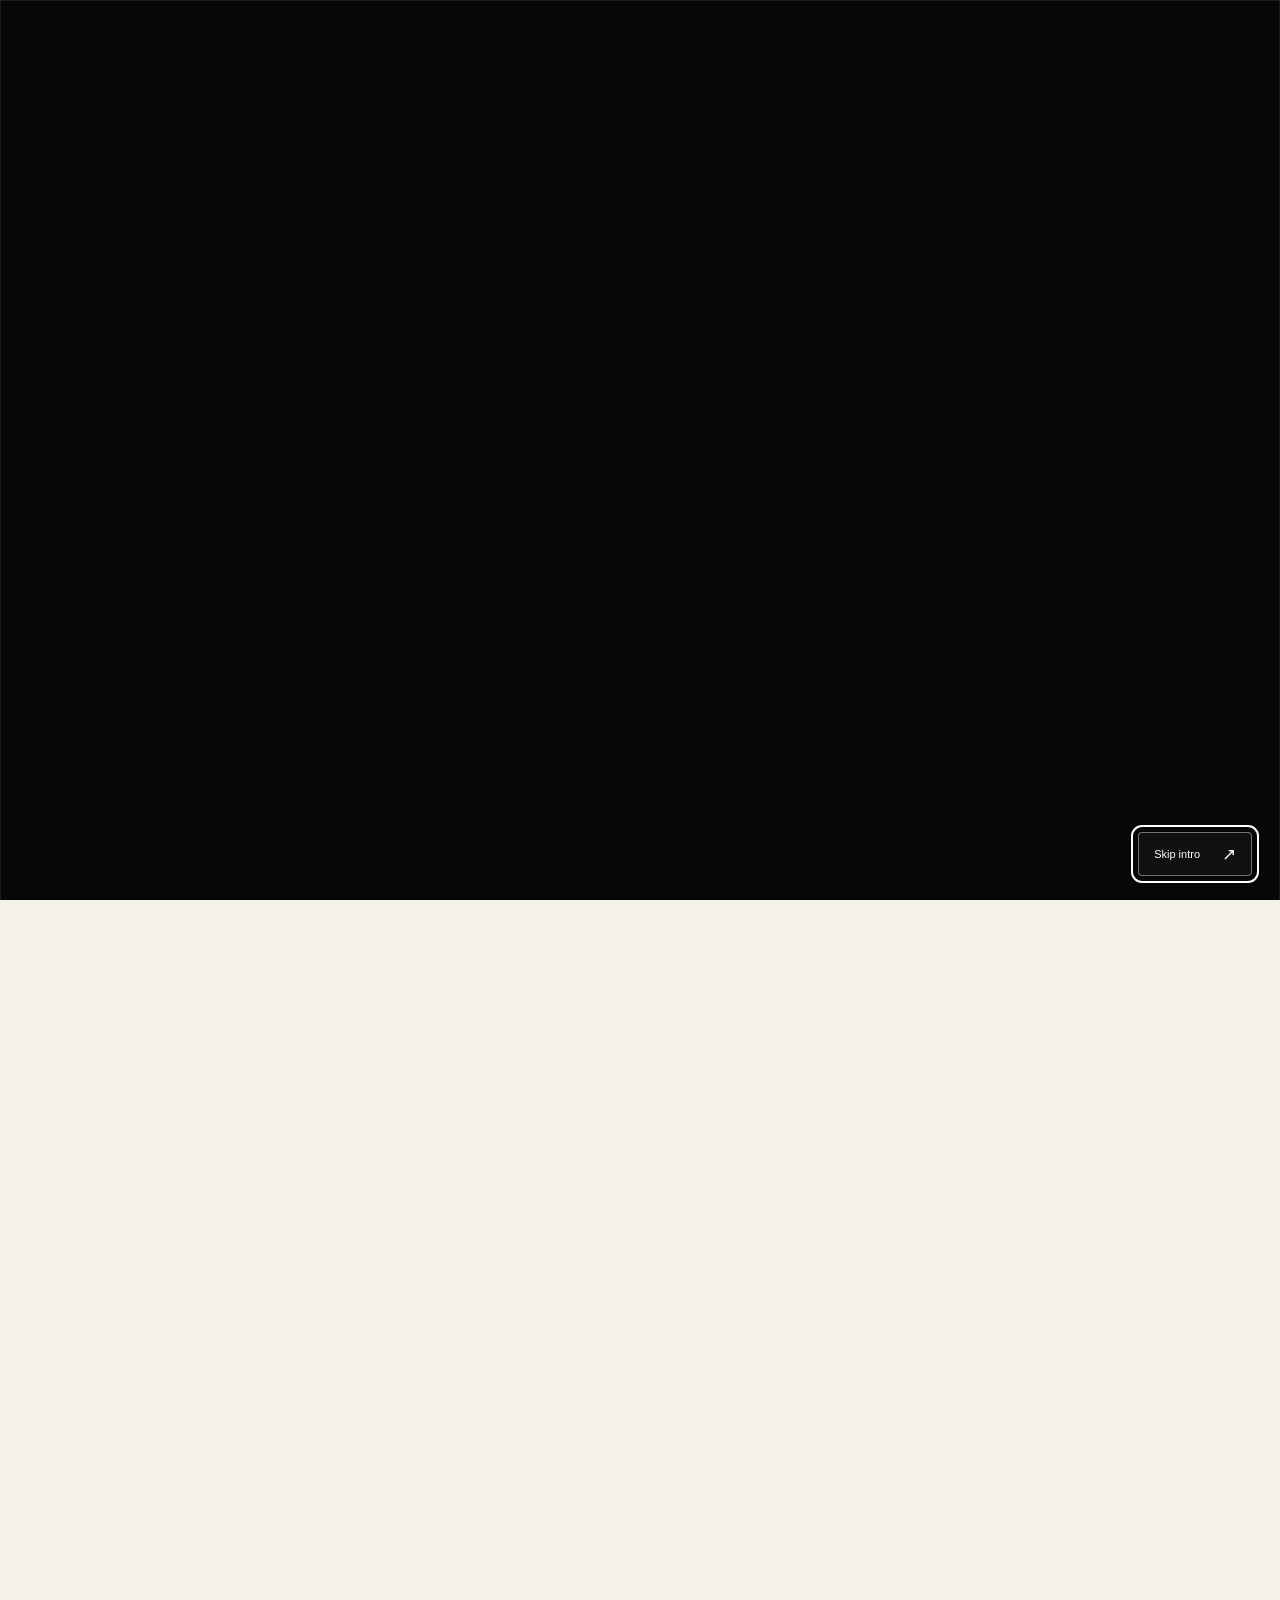
<file: index.html>
<!doctype html>
<html lang="en">
  <head>
    <meta charset="UTF-8" />
    <meta name="viewport" content="width=device-width, initial-scale=1.0" />
    <meta name="theme-color" content="#f4f2ed" />
    <meta name="description" content="Robotics field notes. An interactive portfolio exploring autonomous robots, manipulation, and engineering experiments." />
    <title>Robotics — Field Notes</title>
    <script type="module" crossorigin src="/assets/index-7vSEjYtS.js"></script>
    <link rel="stylesheet" crossorigin href="/assets/index-B-Tih98k.css">
  </head>
  <body>
    <div id="root"></div>
  </body>
</html>
</file>
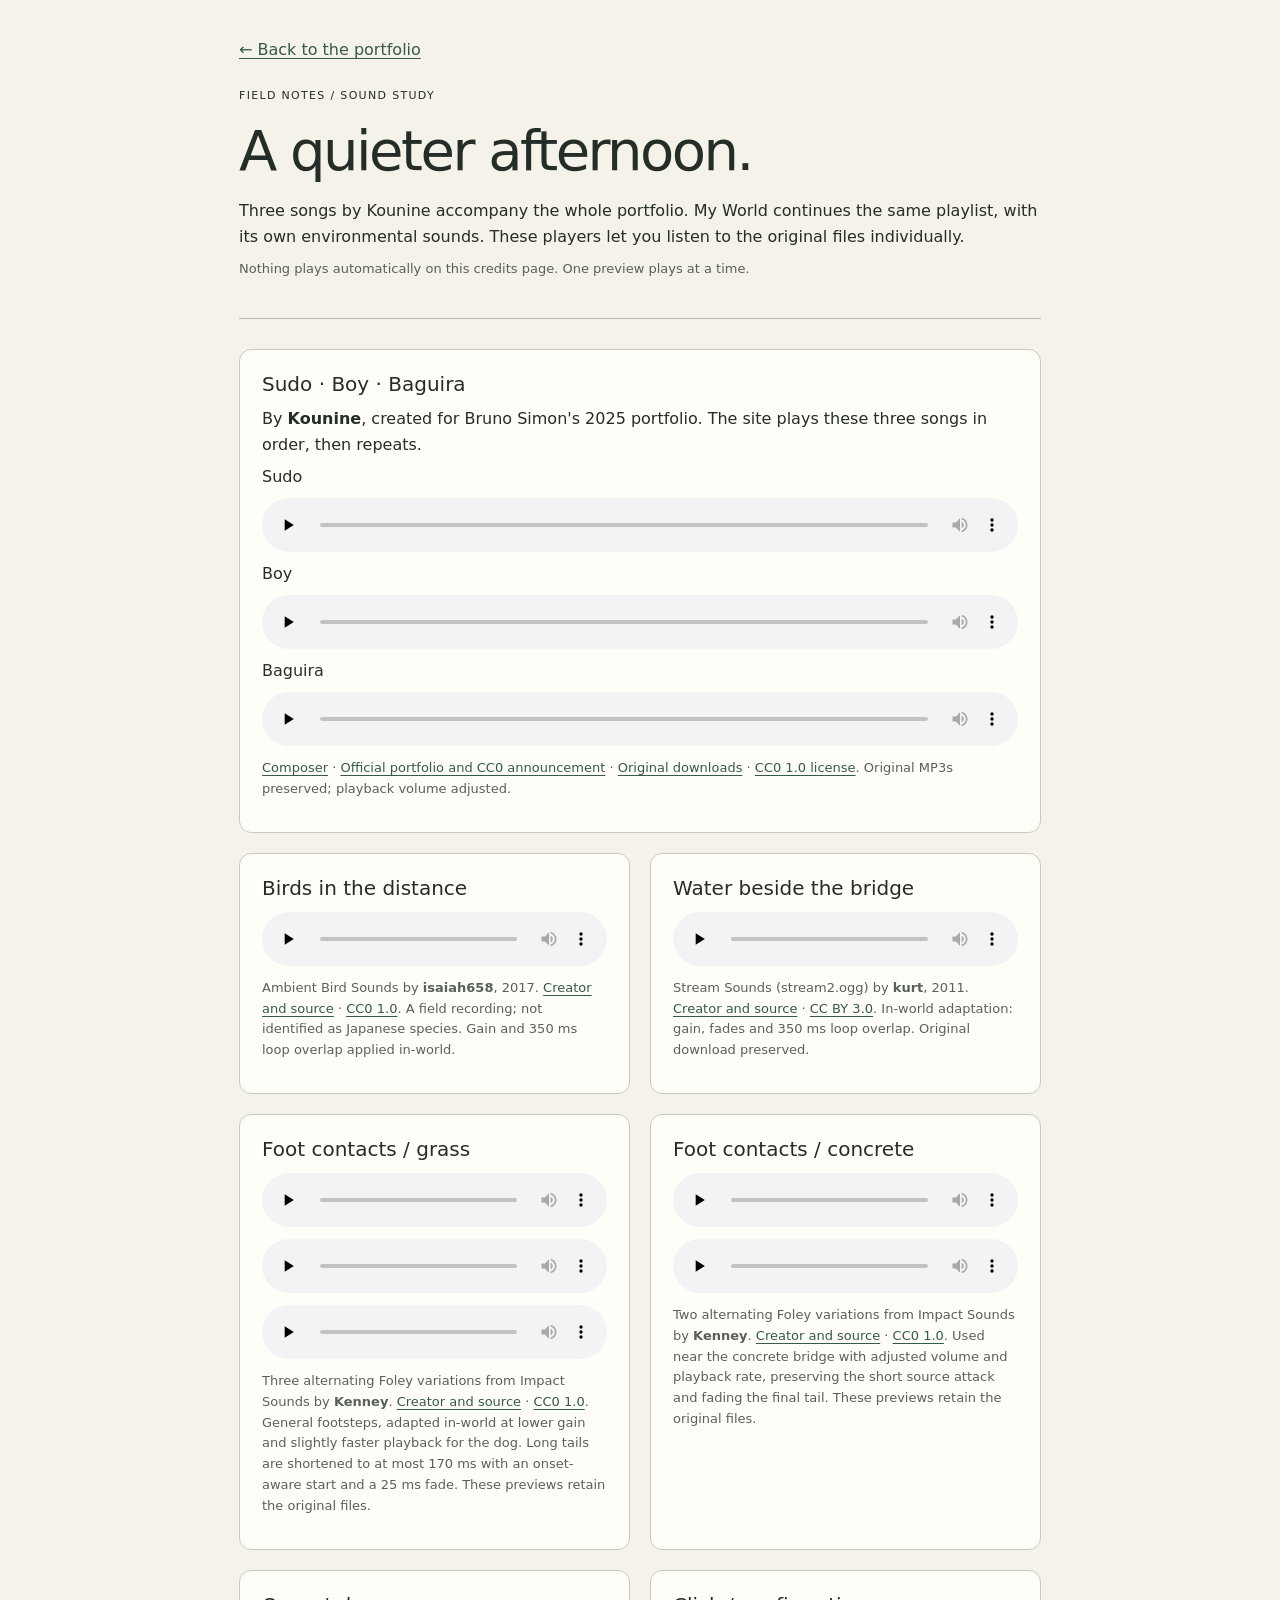
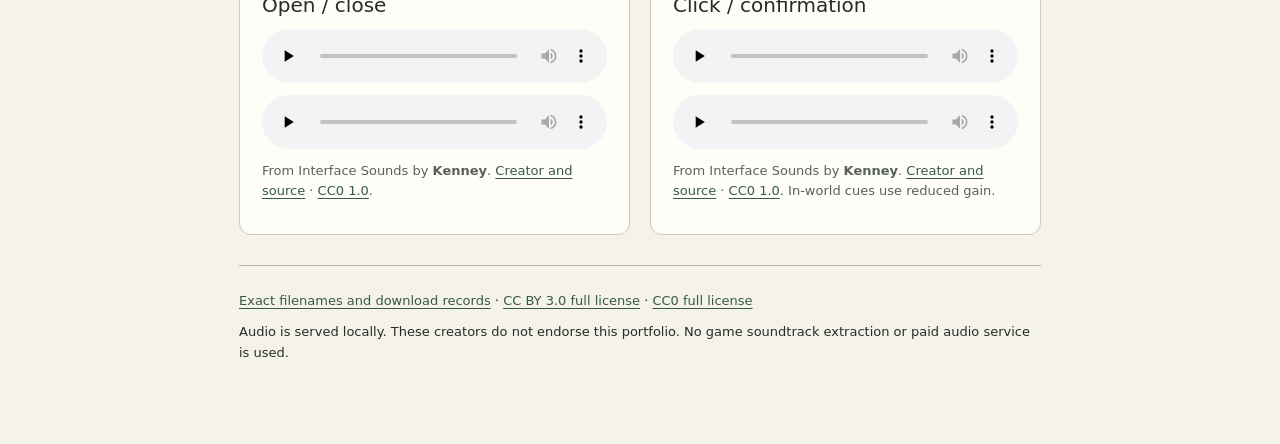
<file: audio/credits.html>
<!doctype html>
<html lang="en">
<head>
<meta charset="utf-8">
<meta name="viewport" content="width=device-width, initial-scale=1">
<title>Audio credits and listening samples — Field Notes</title>
<style>
:root{font-family:system-ui,sans-serif;color:#252d28;background:#f5f2e9;font-synthesis:none}*{box-sizing:border-box}body{margin:0}main{max-width:850px;margin:auto;padding:40px 24px 70px}a{color:#365a47;text-underline-offset:3px}header{padding:25px 0 28px;border-bottom:1px solid #b7b9ac}h1{font-weight:500;letter-spacing:-.045em;font-size:clamp(2rem,5vw,3.5rem);margin:15px 0}h2{font-weight:500;font-size:1.25rem;margin:0 0 10px}p{line-height:1.6;margin:10px 0}.eyebrow{font-size:11px;letter-spacing:.12em;text-transform:uppercase}.tracks{display:grid;grid-template-columns:1fr 1fr;gap:20px;margin:30px 0}.track{border:1px solid #c7cbbf;border-radius:12px;padding:22px;background:#fffdf8}.track:first-child{grid-column:1/-1}audio{width:100%;margin:12px 0;display:block}.meta{font-size:13px;color:#586159}footer{font-size:13px;border-top:1px solid #b7b9ac;padding-top:15px}details{margin:20px 0}summary{cursor:pointer}li{margin:10px 0;line-height:1.6}a:focus-visible,summary:focus-visible{outline:2px solid #365a47;outline-offset:5px}@media(max-width:580px){main{padding:20px 16px 45px}.tracks{grid-template-columns:1fr;gap:14px}.track{padding:18px}}
</style>
</head>
<body><main>
<a href="/">← Back to the portfolio</a>
<header><span class="eyebrow">Field Notes / Sound study</span><h1>A quieter afternoon.</h1>
<p>Three songs by Kounine accompany the whole portfolio. My World continues the same playlist, with its own environmental sounds. These players let you listen to the original files individually.</p>
<p class="meta">Nothing plays automatically on this credits page. One preview plays at a time.</p></header>
<section class="tracks" aria-label="Listening samples">
<article class="track"><h2>Sudo · Boy · Baguira</h2>
<p>By <strong>Kounine</strong>, created for Bruno Simon's 2025 portfolio. The site plays these three songs in order, then repeats.</p>
<label>Sudo<audio controls preload="none" src="music/Sudo.mp3" aria-label="Listen to Sudo"></audio></label>
<label>Boy<audio controls preload="none" src="music/Boy.mp3" aria-label="Listen to Boy"></audio></label>
<label>Baguira<audio controls preload="none" src="music/Baguira.mp3" aria-label="Listen to Baguira"></audio></label>
<p class="meta"><a href="https://linktr.ee/Kounine">Composer</a> · <a href="https://bruno-simon.com/">Official portfolio and CC0 announcement</a> · <a href="https://github.com/brunosimon/folio-2025/tree/5d53397b6dc9d08e151344c58693f4464b00fe46/static/sounds/musics">Original downloads</a> · <a href="music/Kounine-CC0-LICENSE.txt">CC0 1.0 license</a>. Original MP3s preserved; playback volume adjusted.</p></article>
<article class="track"><h2>Birds in the distance</h2><audio controls preload="none" src="ambience/birds.ogg" aria-label="Listen to Ambient Bird Sounds"></audio><p class="meta"><em>Ambient Bird Sounds</em> by <strong>isaiah658</strong>, 2017. <a href="https://opengameart.org/content/ambient-bird-sounds">Creator and source</a> · <a href="https://creativecommons.org/publicdomain/zero/1.0/">CC0 1.0</a>. A field recording; not identified as Japanese species. Gain and 350 ms loop overlap applied in-world.</p></article>
<article class="track"><h2>Water beside the bridge</h2><audio controls preload="none" src="ambience/stream.ogg" aria-label="Listen to Stream Sounds"></audio><p class="meta"><em>Stream Sounds</em> (stream2.ogg) by <strong>kurt</strong>, 2011. <a href="https://opengameart.org/content/stream-sounds">Creator and source</a> · <a href="https://creativecommons.org/licenses/by/3.0/">CC BY 3.0</a>. In-world adaptation: gain, fades and 350 ms loop overlap. Original download preserved.</p></article>
<article class="track"><h2>Foot contacts / grass</h2><audio controls preload="none" src="sfx/paw-grass-1.ogg" aria-label="Grass contact one"></audio><audio controls preload="none" src="sfx/paw-grass-2.ogg" aria-label="Grass contact two"></audio><audio controls preload="none" src="sfx/paw-grass-3.ogg" aria-label="Grass contact three"></audio><p class="meta">Three alternating Foley variations from <em>Impact Sounds</em> by <strong>Kenney</strong>. <a href="https://kenney.nl/assets/impact-sounds">Creator and source</a> · <a href="https://creativecommons.org/publicdomain/zero/1.0/">CC0 1.0</a>. General footsteps, adapted in-world at lower gain and slightly faster playback for the dog. Long tails are shortened to at most 170 ms with an onset-aware start and a 25 ms fade. These previews retain the original files.</p></article>
<article class="track"><h2>Foot contacts / concrete</h2><audio controls preload="none" src="sfx/paw-concrete-1.ogg" aria-label="Concrete contact one"></audio><audio controls preload="none" src="sfx/paw-concrete-2.ogg" aria-label="Concrete contact two"></audio><p class="meta">Two alternating Foley variations from <em>Impact Sounds</em> by <strong>Kenney</strong>. <a href="https://kenney.nl/assets/impact-sounds">Creator and source</a> · <a href="https://creativecommons.org/publicdomain/zero/1.0/">CC0 1.0</a>. Used near the concrete bridge with adjusted volume and playback rate, preserving the short source attack and fading the final tail. These previews retain the original files.</p></article>
<article class="track"><h2>Open / close</h2><audio controls preload="none" src="sfx/open.ogg" aria-label="Open a project"></audio><audio controls preload="none" src="sfx/close.ogg" aria-label="Close a project"></audio><p class="meta">From <em>Interface Sounds</em> by <strong>Kenney</strong>. <a href="https://kenney.nl/assets/interface-sounds">Creator and source</a> · <a href="https://creativecommons.org/publicdomain/zero/1.0/">CC0 1.0</a>.</p></article>
<article class="track"><h2>Click / confirmation</h2><audio controls preload="none" src="sfx/click.ogg" aria-label="Interface click"></audio><audio controls preload="none" src="sfx/confirm.ogg" aria-label="Discovery confirmation"></audio><p class="meta">From <em>Interface Sounds</em> by <strong>Kenney</strong>. <a href="https://kenney.nl/assets/interface-sounds">Creator and source</a> · <a href="https://creativecommons.org/publicdomain/zero/1.0/">CC0 1.0</a>. In-world cues use reduced gain.</p></article>
</section>
<footer><p><a href="CREDITS.md">Exact filenames and download records</a> · <a href="licenses/CC-BY-3.0.txt">CC BY 3.0 full license</a> · <a href="licenses/CC0-1.0.txt">CC0 full license</a></p><p>Audio is served locally. These creators do not endorse this portfolio. No game soundtrack extraction or paid audio service is used.</p></footer>
</main><script>
const players = Array.from(document.querySelectorAll('audio'));
for (const player of players) {
  player.volume = 0.35;
  player.addEventListener('play', () => { for (const other of players) if (other !== player) other.pause(); });
}
document.addEventListener('visibilitychange', () => { if (document.hidden) for (const player of players) player.pause(); });
</script></body></html>
</file>
<file: assets/index-B-Tih98k.css>
.portfolio-nav,.intro{--intro-paper:#111210;--intro-ink:#f3f0e7;--intro-rule:#45463f;color:var(--intro-ink);font-family:var(--portfolio-display-font,Georgia,"Times New Roman",serif)}.portfolio-nav *,.intro *,.intro *:before,.intro *:after{box-sizing:border-box}.portfolio-nav{position:relative;width:min(100% - 112px,790px);min-height:62px;margin:24px auto 0;padding:8px 10px;display:flex;align-items:center;justify-content:space-between;gap:26px;border:1px solid #4e5145;background:#1a1c17;box-shadow:0 5px 20px #0002}.portfolio-nav a{color:inherit;text-decoration:none}.portfolio-nav__home{display:inline-flex;align-items:center;justify-content:center;gap:9px;min-height:44px;min-width:44px;padding:0 9px;font-size:17px;white-space:nowrap}.portfolio-nav__home svg{width:18px;height:18px;stroke:currentColor;stroke-width:1.25;stroke-linejoin:round;flex-shrink:0}.portfolio-nav__links{display:flex;align-items:center;justify-content:center;gap:26px;font-size:17px;margin-inline:auto}.portfolio-nav__links a{display:inline-flex;align-items:center;justify-content:center;min-height:44px;min-width:44px;position:relative;white-space:nowrap}.portfolio-nav__links a:after{content:"";position:absolute;left:0;right:0;bottom:7px;height:1px;background:currentColor;transform:scaleX(0);transform-origin:left;transition:transform .18s}.portfolio-nav__links a:hover:after,.portfolio-nav__links a[aria-current=page]:after{transform:scaleX(1)}.portfolio-nav .portfolio-nav__contact{display:inline-flex;align-items:center;justify-content:center;gap:15px;min-height:44px;min-width:44px;padding:0 18px;border:1px solid #eeeade;background:#e8e8db;color:#191c16;font-size:16px;white-space:nowrap;transition:background-color .18s ease,color .18s ease}.portfolio-nav__contact span{font:15px Arial,Helvetica,sans-serif}.portfolio-nav .portfolio-nav__contact:hover{background:#fffdf3;color:#000}.portfolio-nav__home:hover{color:#fffdf3}.portfolio-nav a[aria-disabled=true]{opacity:.5;cursor:wait}.portfolio-nav a:focus-visible{outline:2px solid var(--intro-ink);outline-offset:3px}.intro{position:relative;isolation:isolate;min-height:calc(100svh - 86px);display:flex;align-items:center;justify-content:center;padding:24px 56px;background:var(--intro-paper);transition:opacity .32s ease,transform .32s ease}.intro--leaving{opacity:0;transform:translateY(-10px);pointer-events:none}.intro-content{width:min(100%,1320px);margin-inline:auto}.intro-question{max-width:900px;margin:0 auto 28px;text-align:center;font-size:clamp(32px,3.15vw,46px);font-weight:400;line-height:1.16;letter-spacing:-.025em;text-wrap:balance}.portfolio-shell .intro-question:focus-visible{outline:none}.intro-paths{width:100%;display:grid;grid-template-columns:repeat(3,minmax(0,1fr));gap:28px;margin:0;perspective:1400px}.intro-card{--card-index:0;--card-tilt:-2deg;position:relative;min-width:0;appearance:none;border:1px solid #56584c;border-radius:0;padding:24px 18px 32px;text-align:center;display:flex;flex-direction:column;align-items:center;background:#121310;color:var(--intro-ink);font-family:inherit;cursor:pointer;transform-origin:50% 85%;transition:transform .44s cubic-bezier(.2,.75,.2,1),border-color .3s ease,box-shadow .44s ease,filter .3s ease,opacity .3s ease}.intro-card:nth-child(2){--card-index:1;--card-tilt:1deg}.intro-card:nth-child(3){--card-index:2;--card-tilt:2deg}.intro-card:before{content:"";position:absolute;inset:-1px;border:1px solid #d8d8c7;pointer-events:none;opacity:.22;transition:opacity .3s ease}.intro-card:after{content:"";position:absolute;inset:7px;pointer-events:none;background:linear-gradient(currentColor,currentColor) left top/10px 1px no-repeat,linear-gradient(currentColor,currentColor) left top/1px 10px no-repeat,linear-gradient(currentColor,currentColor) right top/10px 1px no-repeat,linear-gradient(currentColor,currentColor) right top/1px 10px no-repeat,linear-gradient(currentColor,currentColor) left bottom/10px 1px no-repeat,linear-gradient(currentColor,currentColor) left bottom/1px 10px no-repeat,linear-gradient(currentColor,currentColor) right bottom/10px 1px no-repeat,linear-gradient(currentColor,currentColor) right bottom/1px 10px no-repeat;opacity:.22;transition:opacity .3s ease,inset .3s ease}.intro-card:focus-visible{outline:2px solid var(--intro-ink);outline-offset:6px}.intro-card:disabled{cursor:wait}.intro-card-kicker{display:block;min-height:18px;margin:0 0 12px;color:#adafa1;font:10px/1.8 Yu Gothic,Hiragino Kaku Gothic ProN,Meiryo,sans-serif;letter-spacing:.14em;white-space:nowrap}.intro-card-art{display:block;aspect-ratio:524/516;width:100%;min-width:0;margin:0 0 20px;flex-shrink:0}.intro-art-viewport{display:block;width:100%;height:100%;overflow:hidden;-webkit-mask-image:linear-gradient(to bottom,transparent,#000 2%,#000 98%,transparent);mask-image:linear-gradient(to bottom,transparent,#000 2%,#000 98%,transparent);transform-origin:50% 65%;transition:transform .65s cubic-bezier(.2,.75,.2,1),filter .4s ease}.intro-card-name{position:relative;display:flex;align-items:center;justify-content:center;font-size:clamp(34px,3.45vw,50px);font-weight:400;line-height:1.12;letter-spacing:-.035em;white-space:nowrap;transition:color .3s ease,transform .4s ease}.intro-card-name:after{content:"";position:absolute;left:50%;bottom:-10px;width:26px;height:1px;background:#9d9f8f;transform:translate(-50%);transition:width .4s cubic-bezier(.2,.75,.2,1),background-color .3s ease}.intro-card-description{display:block;width:min(100% - 20px,270px);min-height:3.1em;margin:25px auto 0;color:#b2b4a7;font:13px/1.55 Arial,Helvetica,sans-serif;text-wrap:pretty}.intro-footer{display:flex;align-items:center;justify-content:center;margin:22px 0 0;padding:0}.intro-motion-word{display:inline-block;overflow:hidden;vertical-align:bottom;padding:.12em .06em .19em;margin:-.12em -.06em -.19em;white-space:nowrap}.intro-motion-letter{display:inline-block;transform-origin:50% 100%}.intro-replay{appearance:none;display:inline-flex;align-items:center;justify-content:center;width:44px;height:44px;min-height:44px;min-width:44px;background:none;border:0;padding:12px;color:#929487;cursor:pointer}.intro-replay svg{display:block;width:20px;height:20px;stroke:currentColor;stroke-width:1.3;stroke-linecap:round;stroke-linejoin:round}.intro-replay:hover{color:var(--intro-ink)}.intro-replay:focus-visible{outline:2px solid var(--intro-ink);outline-offset:3px}.intro--entrance .intro-question .intro-motion-letter{animation:intro-letter-rise .55s calc(6.79s + var(--letter-index)*18ms) cubic-bezier(.16,1,.3,1) backwards}.intro--entrance .intro-card{animation:intro-card-arrive .9s calc(6.83s + var(--card-index)*.12s) cubic-bezier(.16,1,.3,1) backwards}.intro--entrance .intro-card:before{animation:intro-frame-arrive 1s calc(6.89s + var(--card-index)*.13s) cubic-bezier(.2,.75,.2,1) backwards}.intro--entrance .intro-card-kicker{animation:intro-detail-arrive .58s calc(7.1s + var(--card-index)*.13s) backwards}.intro--entrance .intro-card-art{animation:intro-art-arrive .86s calc(6.93s + var(--card-index)*.15s) cubic-bezier(.2,.75,.15,1) backwards}.intro--entrance .intro-card-name .intro-motion-letter{animation:intro-letter-rise .55s calc(7.18s + var(--card-index)*.15s + var(--letter-index)*18ms) cubic-bezier(.16,1,.3,1) backwards}.intro--entrance .intro-card-description{animation:intro-detail-arrive .56s calc(7.49s + var(--card-index)*.11s) backwards}.intro--entrance .intro-footer{animation:intro-detail-arrive .44s 7.83s backwards}.portfolio-nav[data-entrance-animate=true]{animation:intro-nav-arrive .58s 7.72s cubic-bezier(.16,1,.3,1) both}.portfolio-nav[data-entrance-animate=true] a[aria-disabled=true]{opacity:1}.intro-sequence,.intro-sequence *,.intro-sequence *:before,.intro-sequence *:after{box-sizing:border-box}.intro-sequence{position:fixed;inset:0;z-index:1000;color:#f7f5ef;color-scheme:dark;font-family:Arial,Helvetica,sans-serif;touch-action:none;overscroll-behavior:contain;isolation:isolate}.intro-sequence__curtain{position:absolute;inset:0;display:block;width:100%;height:100%;overflow:hidden;fill:#070806;pointer-events:none}.intro-sequence__curtain path{stroke:#66695a;stroke-opacity:.45;stroke-width:1;vector-effect:non-scaling-stroke}.intro-sequence__center{position:absolute;inset:0;display:grid;place-items:center;pointer-events:none}.intro-sequence__copy{width:max-content;max-width:calc(100vw - 32px);text-align:center;animation:intro-words-away .38s 6.01s cubic-bezier(.4,0,.7,1) both}.intro-sequence__words{display:flex;justify-content:center;margin:0;padding:16px;font-family:Yu Gothic,Hiragino Kaku Gothic ProN,Meiryo,sans-serif;font-size:clamp(28px,3vw,44px);line-height:1.35;letter-spacing:-.035em;font-weight:500;text-align:center;white-space:nowrap}.intro-sequence__words .intro-motion-word{overflow:visible}.intro-sequence__words .intro-motion-letter{animation:intro-opening-letter .68s calc(.18s + var(--letter-index)*28ms) cubic-bezier(.16,1,.3,1) backwards}.intro-sequence__translation{margin:9px 12px 0;color:#bdc0b6;font-family:Microsoft YaHei,PingFang SC,Arial,sans-serif;font-size:14px;line-height:1.6;letter-spacing:.015em;animation:intro-translation-arrive .5s 1s ease backwards}.intro-sequence__skip{position:absolute;right:max(28px,env(safe-area-inset-right));bottom:max(24px,env(safe-area-inset-bottom));display:flex;align-items:center;gap:22px;min-height:44px;padding:10px 15px;border:1px solid #ffffff66;border-radius:4px;color:#fff;background:#111210;font:11px Arial,Helvetica,sans-serif;cursor:pointer}.intro-sequence__skip span{font-size:17px}.intro-sequence__skip:hover{border-color:#fff}.intro-sequence__skip:focus-visible{outline:2px solid #fff;outline-offset:5px}@keyframes intro-opening-letter{0%{opacity:0;filter:blur(9px);transform:translate3d(0,.95em,0) rotate(8deg) scaleY(.82)}to{opacity:1;filter:blur(0);transform:none}}@keyframes intro-words-away{0%{opacity:1;transform:translateY(0);filter:blur(0)}to{opacity:0;transform:translateY(-34px);filter:blur(5px)}}@keyframes intro-translation-arrive{0%{opacity:0;transform:translateY(8px)}to{opacity:1;transform:none}}@keyframes intro-letter-rise{0%{opacity:0;filter:blur(5px);transform:translate3d(0,112%,0) rotate(5deg)}to{opacity:1;filter:blur(0);transform:none}}@keyframes intro-card-arrive{0%{opacity:0;transform:translate3d(0,96px,-80px) rotateX(13deg) rotate(var(--card-tilt)) scale(.95)}to{opacity:1;transform:none}}@keyframes intro-frame-arrive{0%{opacity:0;clip-path:inset(100% 0 0)}60%{opacity:.8}to{opacity:.22;clip-path:inset(0)}}@keyframes intro-art-arrive{0%{opacity:0;filter:blur(5px);clip-path:inset(0 0 100% 0);transform:translateY(24px) scale(1.09)}to{opacity:1;filter:blur(0);clip-path:inset(-10% -10% -10% -10%);transform:none}}@keyframes intro-detail-arrive{0%{opacity:0;transform:translateY(12px)}to{opacity:1;transform:none}}@keyframes intro-nav-arrive{0%{opacity:0;transform:translateY(-18px)}to{opacity:1;transform:none}}@media(hover:hover)and (pointer:fine){.intro[data-entrance=ready] .intro-card:not(:disabled):is(:hover,:focus-visible){transform:translateY(-8px) rotateX(1deg);border-color:#b5b8a5;box-shadow:0 22px 40px #0004}.intro[data-entrance=ready] .intro-card:not(:disabled):is(:hover,:focus-visible):before{opacity:.85}.intro[data-entrance=ready] .intro-card:not(:disabled):is(:hover,:focus-visible):after{opacity:.55;inset:9px}.intro[data-entrance=ready] .intro-card:not(:disabled):is(:hover,:focus-visible) .intro-art-viewport{transform:scale(1.025);filter:brightness(1.07)}.intro[data-entrance=ready] .intro-card:not(:disabled):is(:hover,:focus-visible) .intro-card-name{color:#fffdf5;transform:translateY(-2px)}.intro[data-entrance=ready] .intro-card:not(:disabled):is(:hover,:focus-visible) .intro-card-name:after{width:54px;background:#d1d3c1}.intro[data-entrance=ready] .intro-paths:has(.intro-card:is(:hover,:focus-visible)) .intro-card:not(:hover):not(:focus-visible){opacity:.7;filter:grayscale(.45) blur(.35px)}}@media(min-width:1600px){.intro{padding-top:36px}.intro-footer{margin-top:30px}}@media(max-width:1100px){.portfolio-nav{width:min(100% - 64px,790px);gap:20px}.portfolio-nav__links{gap:22px}.intro{padding:32px 32px 28px}.intro-paths{gap:20px}.intro-card{padding:23px 12px 28px}.intro-card-kicker{font-size:9px;letter-spacing:.07em}.intro-card-art{margin-bottom:20px}.intro-card-name{font-size:36px}.intro-card-description{width:calc(100% - 12px);font-size:12px;min-height:4.65em}.intro-footer{margin-top:30px}}@media(max-width:760px){.portfolio-nav{width:min(100% - 48px,460px);min-height:0;display:grid;grid-template-columns:1fr auto;gap:4px 12px;margin-top:16px;padding:8px}.portfolio-nav__home{justify-self:start;font-size:17px}.portfolio-nav__links{grid-column:1/-1;grid-row:2;width:100%;display:flex;gap:4px;font-size:17px;margin:0;border-top:1px solid #45483c;padding-top:4px}.portfolio-nav__links a{flex:1}.portfolio-nav .portfolio-nav__contact{grid-column:2;grid-row:1;padding:0 15px;font-size:16px}.intro{display:block;min-height:0;padding:34px 24px 32px}.intro-question{max-width:460px;margin-bottom:28px;font-size:36px;line-height:1.13}.intro-paths{grid-template-columns:1fr;gap:28px;max-width:460px;margin-inline:auto;perspective:none}.intro-card{padding:25px 16px 31px;display:flex;min-height:0}.intro-card-kicker{font-size:10px;letter-spacing:.12em;margin-bottom:12px}.intro-card-art{width:100%;margin:0 0 18px}.intro-card-name{font-size:40px;line-height:1.14}.intro-card-description{width:min(100% - 20px,270px);font-size:13px;min-height:0;margin-top:25px}.intro-footer{margin:26px auto 0}.intro-sequence__skip{right:20px;bottom:20px}.intro-sequence__words{flex-direction:column;align-items:center;gap:8px;font-size:28px}.intro-sequence__translation{font-size:13px}}@media(max-width:360px){.portfolio-nav{width:calc(100% - 40px);gap:4px 8px}.portfolio-nav__links{gap:2px;font-size:16px}.portfolio-nav__home{font-size:16px;padding-inline:5px}.portfolio-nav .portfolio-nav__contact{font-size:15px;padding-inline:12px;gap:12px}.intro{padding:30px 20px 28px}.intro-question{font-size:32px;margin-bottom:26px}.intro-paths{gap:24px}.intro-card{padding:24px 12px 29px}.intro-card-kicker{font-size:9px;letter-spacing:.08em}.intro-card-name{font-size:36px}.intro-card-description{width:calc(100% - 12px);font-size:12px}}@media(prefers-reduced-motion:reduce){.intro-sequence{display:none}.intro--entrance *,.intro--entrance *:before,.intro--entrance *:after,.intro--entrance .intro-motion-letter,.portfolio-nav[data-entrance-animate=true]{animation:none!important;opacity:1;transform:none;filter:none;clip-path:none}.intro,.intro-card,.intro-card:before,.intro-card:after,.intro-art-viewport,.intro-card-name,.intro-card-name:after,.portfolio-nav__links a:after,.portfolio-nav__contact{transition:none}.intro--leaving{transform:none}.intro[data-entrance=ready] .intro-paths .intro-card{filter:none!important;opacity:1!important;transform:none!important}.intro[data-entrance=ready] .intro-art-viewport,.intro[data-entrance=ready] .intro-card-name{transform:none!important;filter:none!important}}.room-intro.intro{--room-paper: #f7f1e7;--room-ink: #393b31;--room-muted: #777a68;display:block;padding:0;min-height:100svh;color:var(--room-ink);background:var(--room-paper);color-scheme:light;transition:opacity .26s ease}.room-intro--leaving{opacity:0;pointer-events:none}.room-intro .room-scroll-track{position:relative;width:100%}.room-intro .room-sticky-stage{position:sticky;top:0;width:100%;height:100svh;overflow:clip;background:radial-gradient(ellipse at 64% 45%,#fdf9f0,#f7f1e7 60%)}.room-intro .room-scroll-track--settled,.room-intro .room-scroll-track--settled .room-sticky-stage{height:min(84svh,860px)}.room-intro .room-stage-meta{position:absolute;z-index:2;left:4%;right:4%;top:34px;display:flex;justify-content:space-between;gap:20px;color:var(--room-muted);font:10px/1.6 Arial,Helvetica,sans-serif;letter-spacing:.12em;text-transform:uppercase;pointer-events:none}.room-intro .room-stage-visual{position:absolute;inset:8% 1% 7% 23%;min-width:0;min-height:0}.room-intro .room-canvas{width:100%;height:100%}.room-intro .room-canvas canvas{display:block;width:100%;height:100%}.room-intro .room-static-fallback{display:block;width:100%;height:100%;object-fit:contain;mix-blend-mode:multiply}.room-intro .room-story{position:absolute;z-index:2;top:22%;left:4%;width:min(28%,340px);pointer-events:none}.room-intro .room-story-beat{position:absolute;top:0;left:0;width:100%;will-change:opacity,transform}.room-intro .room-story h1,.room-intro .room-story-title{margin:0;font:400 clamp(38px,4vw,58px)/1.04 var(--portfolio-display-font, Georgia, serif);letter-spacing:-.045em}.portfolio-shell .room-intro h1:focus,.portfolio-shell .room-intro [data-home-entries-title]:focus{outline:none}.room-intro .room-story-number{margin:0 0 19px;color:#777966;font:10px/1.8 Arial,Helvetica,sans-serif;letter-spacing:.045em}.room-intro .room-stage-footer{position:absolute;z-index:2;bottom:38px;left:4%;right:4%;display:flex;align-items:center;justify-content:space-between;gap:20px;pointer-events:none}.room-intro .room-scroll-progress{position:relative;width:94px;height:2px;background:#d8d5c6;overflow:hidden}.room-intro .room-scroll-progress>span{display:block;width:100%;height:100%;background:#787e62;transform-origin:left}.room-intro .room-scroll-cue{display:flex;align-items:center;gap:16px;margin:0;padding-right:114px;color:#737862;font:11px/1.7 Arial,Helvetica,sans-serif;letter-spacing:.025em}.room-intro .room-scroll-cue>span{color:#515a43;font-size:20px}.room-intro .room-loading{position:absolute;inset:0;display:flex;align-items:center;justify-content:center;gap:12px;color:#858873;font:11px/1.8 Arial,Helvetica,sans-serif}.room-intro .room-loading>span{width:24px;height:1px;background:#aeb49b}.room-intro .room-entries{width:min(1320px,calc(100% - 112px));margin-inline:auto;padding:70px 0 78px}.room-intro .room-entries-header{text-align:center;margin-bottom:38px}.room-intro .room-entries-header>p{margin:0 0 14px;color:#7a7e6b;font:10px/1.7 Arial,Helvetica,sans-serif;letter-spacing:.1em;text-transform:uppercase}.room-intro .room-entries-header>h2{margin:0;font:400 clamp(32px,3.4vw,48px)/1.14 var(--portfolio-display-font, Georgia, serif);letter-spacing:-.025em;text-wrap:balance}.room-intro .intro-paths{max-width:none}.room-intro .intro-card{--intro-ink: #f3f0e7;border-color:#575b4c;color:var(--intro-ink);background:#121310}.room-intro .intro-card-art{aspect-ratio:1}.room-intro .room-entries[data-entry-reveal=pending] .intro-card{opacity:0;transform:translateY(20px);pointer-events:none}.room-intro .room-entries[data-entry-reveal=revealing] .intro-card{animation:room-entry-arrive .42s calc(var(--card-index) * 90ms) cubic-bezier(.2,.75,.2,1) both}@keyframes room-entry-arrive{0%{opacity:0;transform:translateY(20px)}to{opacity:1;transform:translateY(0)}}.room-intro .room-entries-footer{display:flex;justify-content:center;padding-top:35px}.room-intro .room-replay{display:inline-flex;align-items:center;justify-content:center;gap:10px;min-width:44px;min-height:44px;padding:8px 14px;border:0;background:transparent;color:#69725a;font:11px/1.7 Arial,Helvetica,sans-serif;cursor:pointer}.room-intro .room-replay svg{display:block;width:18px;height:18px;stroke:currentColor;stroke-width:1.4;stroke-linecap:round;stroke-linejoin:round}.room-intro .room-replay:disabled{color:#989d8c;cursor:default}.portfolio-shell .room-intro .room-replay:focus-visible{outline:2px solid #59694b;outline-offset:3px}.room-intro .room-sr-only{position:absolute;width:1px;height:1px;padding:0;margin:-1px;overflow:hidden;clip-path:inset(50%);white-space:nowrap;border:0}@media(max-width:1100px){.room-intro .room-story{top:19%;width:29%}.room-intro .room-story h1,.room-intro .room-story-title{font-size:43px}.room-intro .room-stage-visual{inset:12% -2% 8% 25%}.room-intro .room-entries{width:calc(100% - 64px)}}@media(max-width:760px){.room-intro .room-stage-meta{top:25px;left:24px;right:24px;font-size:8px;letter-spacing:.08em}.room-intro .room-stage-meta>span:last-child{display:none}.room-intro .room-story{top:72px;left:24px;width:calc(100% - 48px)}.room-intro .room-story h1,.room-intro .room-story-title{font-size:clamp(29px,8vw,42px);line-height:1.05}.room-intro .room-story h1 br,.room-intro .room-story-title br{display:none}.room-intro .room-story h1{max-width:320px}.room-intro .room-story-number{margin-bottom:10px;font-size:9px}.room-intro .room-stage-visual{inset:25% -3% 11%}.room-intro .room-stage-footer{left:24px;right:24px;bottom:30px}.room-intro .room-scroll-progress{width:48px}.room-intro .room-scroll-cue{gap:10px;font-size:10px;padding-right:98px}.room-intro .room-scroll-track--settled,.room-intro .room-scroll-track--settled .room-sticky-stage{height:78svh}.room-intro .room-entries{width:min(460px,calc(100% - 48px));padding:42px 0 86px}.room-intro .room-entries-header{margin-bottom:29px}.room-intro .room-entries-header>p{font-size:9px}.room-intro .room-entries-header>h2{font-size:34px}.room-intro .room-entries-footer{padding-top:26px}}@media(max-width:360px){.room-intro .room-stage-meta{left:20px;right:20px}.room-intro .room-story{left:20px;width:calc(100% - 40px)}.room-intro .room-stage-footer{left:20px;right:20px;bottom:34px;align-items:flex-start}.room-intro .room-scroll-cue{max-width:194px;gap:8px;padding-right:52px}.room-intro .room-entries{width:calc(100% - 40px)}.room-intro .room-entries-header>h2{font-size:31px}}@media(prefers-reduced-motion:reduce){.room-intro,.room-intro *{animation:none!important;transition:none!important}.room-intro .room-story-beat{transform:none!important}.room-intro .room-entries .intro-card{opacity:1!important;transform:none!important;pointer-events:auto}}.portfolio-page{--portfolio-ink: #f3f0e7;--portfolio-muted: #b8b7aa;--portfolio-rule: #45463f;width:min(1080px,calc(100% - 112px));margin-inline:auto;padding:clamp(52px,8vh,84px) 0 48px;color:var(--portfolio-ink)}.portfolio-page-header{margin-bottom:clamp(40px,6vh,64px)}.portfolio-kicker{margin:0;color:var(--portfolio-muted);font:11px/1.6 Courier New,monospace;letter-spacing:.1em;text-transform:uppercase}.portfolio-page h1{width:fit-content;margin:15px 0 18px;font-family:var(--portfolio-display-font, Georgia, serif);font-size:clamp(52px,7.5vw,96px);line-height:1.1;font-weight:400;letter-spacing:-.04em}.portfolio-page h1:focus:not(:focus-visible){outline:none}.portfolio-status{margin:0;color:var(--portfolio-muted);font-size:13px;line-height:1.7}.portfolio-service-copy{max-width:730px}.portfolio-service-copy>p{max-width:620px;margin:0 0 22px;color:var(--portfolio-muted);font-size:16px;line-height:1.85}.portfolio-service-copy>.portfolio-service-lead{max-width:none;color:var(--portfolio-ink);font-family:var(--portfolio-display-font, Georgia, serif);font-size:clamp(26px,3.1vw,39px);line-height:1.45;letter-spacing:-.025em}.portfolio-contact{margin-top:36px;padding:28px 0;border-block:1px solid var(--portfolio-rule)}.portfolio-email{display:inline-block;max-width:100%;min-height:44px;color:var(--portfolio-ink);font-size:clamp(19px,2.4vw,27px);line-height:1.6;text-decoration-color:#888a7e;text-decoration-thickness:1px;text-underline-offset:6px;overflow-wrap:anywhere;-webkit-user-select:text;user-select:text}.portfolio-collection{display:grid;grid-template-columns:minmax(140px,1fr) minmax(0,3fr);align-items:start;gap:18px 40px;border-top:1px solid var(--portfolio-rule);padding:28px 0}.portfolio-collection>h2{margin:3px 0 0;font-family:var(--portfolio-display-font, Georgia, serif);font-size:24px;font-weight:400;line-height:1.3}.portfolio-empty{margin:7px 0;color:var(--portfolio-muted);font-size:14px;line-height:1.6}.portfolio-projects{list-style:none;padding:0;margin:0}.portfolio-number{color:var(--portfolio-muted);font:11px/1.5 Courier New,monospace;letter-spacing:.05em}.portfolio-project{display:grid;grid-template-columns:28px minmax(0,1fr) 40px;align-items:center;gap:20px;width:100%;padding:7px 0 24px;border:0;border-radius:0;color:inherit;background:transparent;text-align:left}.portfolio-projects>li+li>.portfolio-project{padding-top:24px;border-top:1px solid var(--portfolio-rule)}.portfolio-projects>li:last-child>.portfolio-project{padding-bottom:5px}.portfolio-project:focus-visible,.portfolio-text-button:focus-visible,.portfolio-email:focus-visible{outline:2px solid var(--portfolio-ink);outline-offset:5px}.portfolio-project-copy{display:grid;gap:11px}.portfolio-project-title{font-family:var(--portfolio-display-font, Georgia, serif);font-size:clamp(25px,2.7vw,36px);letter-spacing:-.025em;line-height:1.2;overflow-wrap:break-word}.portfolio-project-category{color:var(--portfolio-muted);font:11px/1.6 Courier New,monospace}.portfolio-project-arrow{display:grid;place-items:center;width:40px;height:40px;font-size:25px;font-weight:400;border:1px solid var(--portfolio-rule);border-radius:50%;transition:background-color .2s ease,color .2s ease,border-color .2s ease}.portfolio-page-footer{display:flex;justify-content:space-between;align-items:center;flex-wrap:wrap;gap:16px 24px;padding-top:28px}.portfolio-works .portfolio-page-footer{border-top:1px solid var(--portfolio-rule)}.portfolio-page-footer>p{margin:0;color:var(--portfolio-muted);font-size:13px;line-height:1.6}.portfolio-text-button{display:inline-flex;align-items:center;gap:26px;min-height:44px;padding:8px 0;color:inherit;background:transparent;border:0;border-bottom:1px solid currentColor;font-size:14px}.portfolio-text-button>span{font-size:23px;line-height:1}@media(hover:hover){.portfolio-project:hover .portfolio-project-arrow{border-color:var(--portfolio-ink);background:var(--portfolio-ink);color:#111210}.portfolio-text-button:hover{color:#fff}.portfolio-email:hover{text-decoration-color:var(--portfolio-ink)}}@media(max-width:720px){.portfolio-page{width:calc(100% - 40px);padding-top:42px}.portfolio-page h1{font-size:clamp(45px,11vw,72px)}.portfolio-page-header{margin-bottom:36px}.portfolio-service-copy>p{font-size:15px;line-height:1.75}.portfolio-service-copy>.portfolio-service-lead{font-size:28px;line-height:1.45}.portfolio-contact{margin-top:30px;padding:24px 0}.portfolio-collection{grid-template-columns:minmax(0,1fr);gap:23px;padding:25px 0}.portfolio-collection>h2{margin:0;font-size:23px}.portfolio-empty{margin:0}.portfolio-project{grid-template-columns:22px minmax(0,1fr) 32px;gap:12px;padding-top:0}.portfolio-project-copy{gap:10px}.portfolio-project-title{font-size:clamp(24px,6.9vw,34px)}.portfolio-project-arrow{width:32px;height:32px;font-size:22px}.portfolio-page-footer{padding-top:24px}}@media(prefers-reduced-motion:reduce){.portfolio-project-arrow{transition:none}}.works-page{--works-ink: #f3f0e7;--works-muted: #b5b8aa;--works-rule: #42463b;--works-display: var(--portfolio-display-font, Georgia, "Times New Roman", serif);width:min(1160px,calc(100% - 112px));margin-inline:auto;padding:50px 0 104px;color:var(--works-ink)}.works-page *,.works-page *:before,.works-page *:after{box-sizing:border-box}.works-page a{color:inherit;text-decoration:none}.works-page a:focus-visible,.works-page summary:focus-visible,.works-table-wrap:focus-visible{outline:2px solid #ececde;outline-offset:5px}.portfolio-shell .works-page h1:focus,.portfolio-shell .works-page h2:focus{outline:none}.works-page h1{margin:0;font-family:var(--works-display);font-size:clamp(48px,5.2vw,72px);font-weight:400;line-height:1.08;letter-spacing:-.035em;overflow-wrap:break-word}.works-gallery-header{margin-bottom:35px}.works-gallery-header>p{margin:16px 0 0;color:var(--works-muted);font-size:15px;line-height:1.75}.works-grid{display:grid;grid-template-columns:repeat(2,minmax(0,1fr));gap:44px 28px}.works-project{min-width:0}.works-card{display:block}.works-cover{width:100%;aspect-ratio:5 / 4;overflow:hidden;border:1px solid #484d40}.works-cover--type{position:relative;display:flex;flex-direction:column;justify-content:center;padding:9%;background:#1b1e18}.works-project:nth-child(2) .works-cover--type{background:#20211a}.works-project:nth-child(3) .works-cover--type{background:#191e1d}.works-project:nth-child(4) .works-cover--type{background:#1c1c19}.works-cover-kicker{position:absolute;top:9%;left:9%;color:#a6ad9a;font:10px/1.5 Courier New,monospace;text-transform:uppercase;letter-spacing:.12em}.works-cover-label{display:block;max-width:100%;font-family:var(--works-display);font-size:clamp(36px,4.6vw,66px);font-weight:400;line-height:1.05;letter-spacing:-.035em;overflow-wrap:break-word;transition:transform .35s ease}.works-cover-rule{position:absolute;bottom:9%;left:9%;right:9%;height:1px;background:#5c6450;transform-origin:left;transition:transform .35s ease}.works-cover--image{background:#1b1e18}.works-cover img{display:block;width:100%;height:100%;object-fit:cover;transition:transform .35s ease}.works-illustrative-note{display:block;margin-top:10px;color:var(--works-muted, #686253);font-size:11px;line-height:1.6}.works-card-credit{margin:10px 0 0;color:var(--works-muted, #686253);font-size:11px;line-height:1.8}.works-media-credit a{color:inherit;text-decoration:underline;text-underline-offset:3px}.works-media-description{display:block}.works-media figcaption .works-illustrative-note{margin:0 0 4px;font-weight:600}.works-card-copy{padding:21px 0 0}.works-card-copy h2{margin:0 0 11px;font-family:var(--works-display);font-size:clamp(27px,2.6vw,36px);font-weight:400;line-height:1.18;letter-spacing:-.025em;overflow-wrap:break-word}.works-tags{display:flex;flex-wrap:wrap;gap:5px 0;list-style:none;margin:0;padding:0;color:var(--works-muted);font:11px/1.65 Courier New,monospace}.works-tags li+li:before{content:"·";margin-inline:9px;color:#7a836f}.works-card-summary{margin:13px 0 8px;max-width:60ch;color:#d1d3c6;font-size:14px;line-height:1.7}.works-card-cta{display:inline-flex;align-items:center;gap:21px;min-height:44px;padding:5px 0;font-size:12px;text-decoration:underline;text-decoration-color:#737e62;text-underline-offset:6px}.works-card-cta>span{font-size:20px;text-decoration:none;transition:transform .2s ease}.works-eyebrow{margin:0;color:#b5bca8;font:10px/1.7 Courier New,monospace;letter-spacing:.1em;text-transform:uppercase}.works-back{display:inline-flex;align-items:center;gap:13px;min-height:44px;padding-block:8px;font-size:13px;color:var(--works-muted)}.works-back>span{font-size:20px}.works-article{padding-top:29px}.works-article-header{max-width:920px;margin:29px 0 46px}.works-article-header h1{margin-top:18px;font-size:clamp(43px,4.8vw,68px);max-width:18ch}.works-article-subtitle{max-width:68ch;margin:22px 0 0;color:#d7dacd;font-size:17px;line-height:1.7}.works-article-context{max-width:78ch;margin:24px 0 0;padding-left:18px;border-left:1px solid #788269;color:var(--works-muted);font-size:13px;line-height:1.85}.works-reading-layout{display:grid;grid-template-columns:230px minmax(0,740px);gap:68px;align-items:start;border-top:1px solid var(--works-rule);padding-top:38px}.works-toc{position:sticky;top:28px;min-width:0}.works-section-links{list-style:none;margin:12px 0 0;padding:0}.works-section-links li{margin:0}.works-section-links a{display:block;min-height:44px;padding:11px 0;color:#b0b8a5;font-size:12px;line-height:1.7;text-decoration-color:#747e65;text-underline-offset:5px}.works-section-links a[aria-current=location]{color:#faf9ed;text-decoration:underline}.works-mobile-toc{display:none}.works-reading-body{min-width:0}.works-article-section{margin:0 0 45px}.works-article-section:last-child{margin-bottom:0}.works-article-section h2{scroll-margin-top:32px;margin:0 0 20px;max-width:28ch;font-family:var(--works-display);font-size:clamp(29px,2.7vw,38px);font-weight:400;line-height:1.2;letter-spacing:-.025em}.works-article-section p{margin:0 0 20px;font-size:16px;line-height:1.85;color:#d9dcd0;overflow-wrap:break-word}.works-article-section p:last-child{margin-bottom:0}.works-article-section strong,.works-article-context strong{color:#f5f4e9;font-weight:600}.works-table-wrap{max-width:100%;overflow-x:auto;margin:26px 0;border:1px solid var(--works-rule);scrollbar-color:#69765a #181c15}.works-table{border-collapse:collapse;width:100%;min-width:520px;font-size:13px;line-height:1.7;text-align:left}.works-table th,.works-table td{vertical-align:top;padding:15px 17px;border-bottom:1px solid var(--works-rule)}.works-table th{background:#1b2117;color:#e5e9d9;font-size:11px;font-weight:600}.works-table td{color:#cbd1c0}.works-table tbody tr:last-child td{border-bottom:0}.works-media{margin:0 0 38px}.works-media img,.works-media video{display:block;width:100%;height:auto;background:#1b1e18}.works-media figcaption{margin-top:12px;color:var(--works-muted);font-size:12px;line-height:1.8}.works-article-footer{display:flex;align-items:center;justify-content:space-between;gap:36px;margin-top:55px;padding-top:28px;border-top:1px solid var(--works-rule)}.works-next{display:grid;gap:10px;max-width:65%;padding:6px 0;text-align:right}.works-next-title{display:flex;align-items:center;gap:24px;font-family:var(--works-display);font-size:clamp(24px,2.4vw,32px);line-height:1.2}.works-next-title>span{flex-shrink:0;font-family:Arial,sans-serif;font-size:24px}.works-not-found{min-height:65svh;padding-top:80px}.works-not-found h1{margin-top:17px}.works-not-found>p:not(.works-eyebrow){max-width:48ch;color:var(--works-muted);font-size:15px;line-height:1.8;margin:24px 0}.works-sr-only{position:absolute;width:1px;height:1px;padding:0;margin:-1px;overflow:hidden;clip-path:inset(50%);white-space:nowrap;border:0}@media(hover:hover)and (pointer:fine){.works-card:hover .works-cover-label,.works-card:focus-visible .works-cover-label{transform:translateY(-5px)}.works-card:hover .works-cover-rule,.works-card:focus-visible .works-cover-rule{transform:scaleX(.85)}.works-card:hover .works-cover img,.works-card:focus-visible .works-cover img{transform:scale(1.02)}.works-card:hover .works-card-cta>span,.works-card:focus-visible .works-card-cta>span{transform:translate(3px,-3px)}.works-section-links a:hover,.works-back:hover,.works-next:hover{color:#fffdf2;text-decoration:underline;text-underline-offset:5px}}@media(max-width:1400px){.works-page{padding-bottom:calc(104px + env(safe-area-inset-bottom,0px))}.portfolio-shell:has(.works-page) .portfolio-audio{left:0;right:0;bottom:0;display:flex;justify-content:flex-end;align-items:center;padding:4px max(20px,env(safe-area-inset-right,0px)) calc(4px + env(safe-area-inset-bottom,0px)) max(20px,env(safe-area-inset-left,0px));border-top:1px solid #42463b;background:#111210}.portfolio-shell:has(.works-page) .portfolio-audio .audio-controls--compact{flex-direction:row;flex-wrap:nowrap;gap:8px;padding:0;border:0;border-radius:0;background:transparent}.portfolio-shell:has(.works-page) .portfolio-audio .audio-controls__popover{max-width:calc(100vw - 40px - env(safe-area-inset-left,0px) - env(safe-area-inset-right,0px))}.works-page a,.works-page summary,.works-table-wrap{scroll-margin-bottom:calc(76px + env(safe-area-inset-bottom,0px))}}@media(max-width:1100px){.works-page{width:calc(100% - 80px)}.works-reading-layout{grid-template-columns:190px minmax(0,1fr);gap:38px}}@media(max-width:850px){.works-page{width:calc(100% - 64px)}.works-grid{gap:36px 24px}.works-reading-layout{grid-template-columns:minmax(0,1fr);gap:30px}.works-toc{position:static}.works-desktop-toc{display:none}.works-mobile-toc{display:block;border-bottom:1px solid var(--works-rule)}.works-mobile-toc summary{display:flex;align-items:center;justify-content:space-between;gap:16px;min-height:44px;padding:0 0 10px;cursor:pointer;font-size:13px;list-style:none}.works-mobile-toc summary::-webkit-details-marker{display:none}.works-mobile-toc summary>span{font-size:22px}.works-mobile-toc[open] summary>span{transform:rotate(45deg)}.works-mobile-toc .works-section-links{margin:2px 0 14px}.works-reading-body{max-width:740px}}@media(max-width:720px){.works-page{width:calc(100% - 40px);padding-top:35px;padding-bottom:calc(110px + env(safe-area-inset-bottom,0px))}.works-page h1{font-size:clamp(46px,11.5vw,65px)}.works-gallery-header{margin-bottom:27px}.works-gallery-header>p{margin-top:13px;max-width:38ch;font-size:14px;line-height:1.7}.works-grid{grid-template-columns:minmax(0,1fr);gap:36px}.works-cover-label{font-size:clamp(43px,12vw,65px)}.works-cover-kicker{font-size:9px}.works-card-copy{padding-top:18px}.works-card-copy h2{font-size:clamp(28px,7.5vw,36px);margin-bottom:10px}.works-card-summary{font-size:14px}.works-article{padding-top:24px}.works-article-header{margin:25px 0 30px}.works-article-header h1{font-size:clamp(40px,10.2vw,60px)}.works-article-subtitle{font-size:16px;margin-top:18px}.works-article-context{font-size:12px;padding-left:14px;margin-top:20px}.works-reading-layout{padding-top:25px;gap:28px}.works-article-section{margin-bottom:36px}.works-article-section h2{font-size:30px;scroll-margin-top:24px}.works-article-section p{font-size:15px;line-height:1.85}.works-article-footer{align-items:flex-start;flex-direction:column;gap:20px;margin-top:38px;padding-top:23px}.works-next{max-width:100%;text-align:left}.works-next-title{gap:18px;font-size:28px}.works-not-found{padding-top:48px}}@media(prefers-reduced-motion:reduce){.works-page *,.works-page *:before,.works-page *:after{animation:none!important;transition:none!important;scroll-behavior:auto}.works-card .works-cover-label,.works-card .works-cover-rule,.works-card .works-cover img,.works-card .works-card-cta>span{transform:none!important}}.audio-controls{display:flex;align-items:center;gap:9px;color:#202522}.audio-controls__toggle{display:inline-flex;align-items:center;justify-content:center;gap:8px;min-width:44px;min-height:44px;padding:0;border:0;color:inherit;background:transparent;cursor:pointer;font:600 11px/1.2 ui-monospace,SFMono-Regular,Consolas,monospace;text-transform:uppercase;letter-spacing:.07em;white-space:nowrap}.audio-controls__state{color:#737b73;padding-left:3px}.audio-controls__toggle:disabled{cursor:default;opacity:.5}.audio-controls__toggle:focus-visible,.audio-controls__volume:focus-visible,.audio-controls__preview:focus-visible,.audio-controls__settings:focus-visible{outline:2px solid currentColor;outline-offset:4px;border-radius:2px}.audio-controls__volume{width:62px;min-height:44px;margin:0;accent-color:#343d34;cursor:pointer}.audio-controls__volume-label,.audio-controls__sr{position:absolute;width:1px;height:1px;overflow:hidden;clip-path:inset(50%);white-space:nowrap}.audio-controls__preview{display:grid;place-items:center;width:44px;min-height:44px;border:0;color:inherit;background:transparent;cursor:pointer}.audio-controls__preview:disabled{opacity:.35;cursor:default}.audio-controls--compact{position:relative;flex:0 0 auto;gap:2px;width:max-content;padding:3px;border:1px solid #45463f;border-radius:28px;color:#f3f0e7;background:#111210ed}.audio-controls--compact .audio-controls__toggle,.audio-controls__settings{display:grid;place-items:center;flex:0 0 44px;width:44px;min-height:44px;padding:0;border:0;border-radius:50%;color:inherit;background:transparent;cursor:pointer}.audio-controls--compact .audio-controls__toggle:focus-visible,.audio-controls__settings:focus-visible{outline-offset:0;border-radius:50%}.audio-controls__popover{position:absolute;right:0;bottom:calc(100% + 12px);box-sizing:border-box;display:grid;gap:5px;width:224px;max-width:calc(100vw - 32px);padding:16px;border:1px solid #45463f;border-radius:12px;color:#f3f0e7;background:#1b1c18;box-shadow:0 12px 32px #0005}.audio-controls__popover .audio-controls__volume-label{position:static;width:auto;height:auto;overflow:visible;clip-path:none;color:#b8b7aa;font-size:12px;line-height:1.5}.audio-controls__popover .audio-controls__volume{width:100%;color:#f3f0e7;accent-color:#d6d8c8}.audio-controls__popover .audio-controls__preview{display:flex;align-items:center;justify-content:flex-start;gap:10px;width:100%;border-top:1px solid #45463f;font-size:12px;text-decoration:none}@media(hover:hover){.audio-controls--compact .audio-controls__toggle:hover:not(:disabled),.audio-controls__settings:hover,.audio-controls__settings[aria-expanded=true]{background:#f3f0e712}.audio-controls__popover .audio-controls__preview:hover{text-decoration:underline;text-underline-offset:4px}}@media(max-width:420px){.audio-controls:not(.audio-controls--compact){gap:6px}.audio-controls:not(.audio-controls--compact) .audio-controls__volume{width:52px}.audio-controls__toggle{font-size:10px}.audio-controls__caption{display:none}}.project-panel{position:fixed;inset:0;box-sizing:border-box;width:min(800px,calc(100vw - 40px));height:min(820px,calc(100dvh - 64px));max-width:none;max-height:none;padding:0;margin:auto;border:1px solid #262c25;border-radius:3px;overflow:hidden;background:#f8f7f2;color:#202522;box-shadow:12px 12px #17211824,0 32px 100px #10181033}.project-panel[open]{display:flex;flex-direction:column;animation:project-panel-in .22s ease-out both}.project-panel::backdrop{background:#18231b99;-webkit-backdrop-filter:blur(5px);backdrop-filter:blur(5px)}.project-panel__topline{display:flex;justify-content:space-between;align-items:center;gap:20px;flex-shrink:0;min-height:62px;padding:0 30px;border-bottom:1px solid #262c2530;font:500 10px/1.3 ui-monospace,SFMono-Regular,Consolas,monospace;text-transform:uppercase;letter-spacing:.1em}.project-panel__separator{padding:0 8px;color:#7c8378}.project-panel__close{display:inline-flex;align-items:center;gap:13px;min-height:44px;padding:0 0 0 16px;border:none;background:none;color:#202522;font:inherit;text-transform:uppercase;cursor:pointer}.project-panel__close span{font:300 28px/1 system-ui,sans-serif}.project-panel__close:hover{color:#60715a}.project-panel__close:focus-visible{outline:2px solid #202522;outline-offset:3px}.project-panel__scroll{min-height:0;overflow-y:auto;overscroll-behavior:contain;scrollbar-width:thin;scrollbar-color:#a9ada0 #efefe8;padding:36px 46px 26px}.project-panel__scroll:focus-visible{outline:2px solid #667b56;outline-offset:-5px}.project-panel__eyebrow{margin:0 0 14px;color:#65705f;font:500 10px/1.5 ui-monospace,SFMono-Regular,Consolas,monospace;text-transform:uppercase;letter-spacing:.11em}.project-panel__title-row{display:flex;align-items:flex-start;justify-content:space-between;gap:24px}.project-panel__header h2{max-width:530px;margin:0;font:500 clamp(32px,4vw,52px)/1.05 system-ui,-apple-system,BlinkMacSystemFont,"Segoe UI",sans-serif;letter-spacing:-.06em}.project-panel__number{color:#b0b4a9;font:300 48px/1.1 ui-monospace,SFMono-Regular,Consolas,monospace;letter-spacing:-.07em}.project-panel__summary{max-width:580px;margin:22px 0 0;color:#61695d;font:400 15px/1.8 system-ui,sans-serif}.project-panel__tags{display:flex;flex-wrap:wrap;gap:7px;margin:22px 0 30px;padding:0;list-style:none}.project-panel__tags li{padding:5px 9px;border:1px solid #9fa69566;font:400 9px/1.5 ui-monospace,SFMono-Regular,Consolas,monospace;text-transform:uppercase;letter-spacing:.06em}.project-panel__notice{display:flex;align-items:flex-start;gap:14px;padding:18px 20px;border-left:2px solid #69775a;background:#e9ecdf}.project-panel__notice-icon{font:400 22px/1.2 system-ui,sans-serif}.project-panel__notice p{margin:0;color:#4f5b46;font:400 12px/1.7 system-ui,sans-serif}.project-panel__notice strong{color:#283521;font-weight:600}.project-panel__sections{margin-top:29px}.project-panel__section{display:grid;grid-template-columns:28px 1fr;gap:17px;padding:25px 0;border-top:1px solid #9ca59155}.project-panel__section-index{padding-top:4px;color:#737e69;font:400 10px/1.4 ui-monospace,SFMono-Regular,Consolas,monospace}.project-panel__section h3{margin:0 0 10px;font:600 17px/1.3 system-ui,sans-serif;letter-spacing:-.02em}.project-panel__section p{margin:0;color:#626b5c;font:400 13px/1.85 system-ui,sans-serif}.project-panel__footer{display:flex;justify-content:space-between;gap:16px;margin-top:14px;padding-top:19px;border-top:1px solid #9ca59155;color:#727d69;font:400 9px/1.5 ui-monospace,SFMono-Regular,Consolas,monospace;text-transform:uppercase;letter-spacing:.07em}@keyframes project-panel-in{0%{opacity:0;transform:translateY(16px)}to{opacity:1;transform:translateY(0)}}@media(max-width:600px){.project-panel{width:calc(100vw - 20px);height:calc(100dvh - 24px);box-shadow:none}.project-panel__topline{padding:0 20px;min-height:56px}.project-panel__scroll{padding:27px 23px 22px}.project-panel__number{font-size:36px}.project-panel__title-row{gap:14px}.project-panel__summary{font-size:14px}.project-panel__section{gap:10px}.project-panel__notice{padding:15px}.project-panel__footer{flex-wrap:wrap}}@media(prefers-reduced-motion:reduce){.project-panel[open]{animation:none}}.world-transition{position:fixed;inset:0;z-index:1000;overflow:hidden;color:#20221f;outline:none;pointer-events:auto}.world-transition__curtain{position:absolute;top:0;bottom:0;width:calc(50% + 2px);background:#f3f1eb}.world-transition__curtain--left{left:0}.world-transition__curtain--right{right:0}.world-transition__trail{position:absolute;top:50%;left:50%;width:260px;height:220px;margin:-110px 0 0 -130px}.world-transition__paw{position:absolute;width:47px;height:52px;opacity:0;animation:opening-paw-stamp .22s cubic-bezier(.2,.75,.2,1) both}.world-transition__paw--one{left:39px;top:140px;rotate:36deg;animation-delay:30ms}.world-transition__paw--two{left:122px;top:101px;rotate:41deg;animation-delay:195ms}.world-transition__paw--three{left:139px;top:14px;rotate:27deg;animation-delay:355ms}.world-transition__spark{position:absolute;width:21px;height:21px;top:8px;right:35px;opacity:0;animation:opening-spark .25s ease-out .51s both}.world-transition__spark:before,.world-transition__spark:after{content:"";position:absolute;top:10px;left:0;width:21px;height:1px;background:currentColor}.world-transition__spark:after{rotate:90deg}.world-transition__back,.world-transition__sound{position:absolute;top:28px}.world-transition__back{left:32px}.world-transition__sound{right:32px}.world-transition__back button,.opening-sound,.world-transition__skip,.opening-guide__dismiss{color:inherit;border:1px solid #24292325;background:#f3f1ebeb;cursor:pointer}.world-transition__back button,.opening-sound,.opening-guide__dismiss{width:44px;height:44px;border-radius:50%;display:grid;place-items:center;padding:10px}.world-transition__back button{font-size:24px;line-height:1}.opening-sound svg{width:22px;height:22px}.opening-sound:disabled{cursor:default;opacity:.4}.world-transition__skip{position:absolute;right:32px;bottom:28px;display:flex;gap:30px;align-items:center;border-radius:22px;min-height:44px;padding:10px 17px;font:12px/1.2 system-ui,sans-serif}.world-transition button:hover,.opening-guide button:hover{background:#fffdf5}.world-transition button:focus-visible,.opening-guide button:focus-visible{outline:2px solid currentColor;outline-offset:4px}.world-transition__status{position:absolute;width:1px;height:1px;padding:0;margin:-1px;overflow:hidden;clip-path:inset(50%);white-space:nowrap;border:0}.world-transition__waiting{position:absolute;top:calc(50% + 138px);left:50%;transform:translate(-50%);display:flex;gap:5px}.world-transition__waiting i{width:3px;height:3px;border-radius:50%;background:currentColor;animation:opening-dot 1.2s ease-in-out infinite}.world-transition__waiting i:nth-child(2){animation-delay:.16s}.world-transition__waiting i:nth-child(3){animation-delay:.32s}.world-transition[data-stage=revealing] .world-transition__curtain--left{animation:opening-paper-left 1.05s cubic-bezier(.68,0,.18,1) both}.world-transition[data-stage=revealing] .world-transition__curtain--right{animation:opening-paper-right 1.05s cubic-bezier(.68,0,.18,1) both}.world-transition[data-stage=revealing] .world-transition__trail{animation:opening-trail-away .5s cubic-bezier(.4,0,.7,1) both}.world-transition[data-stage=revealing] .world-transition__back,.world-transition[data-stage=revealing] .world-transition__sound,.world-transition[data-stage=revealing] .world-transition__skip{animation:opening-controls-away 1.05s ease-out both}@keyframes opening-paw-stamp{0%{opacity:0;transform:scale(1.24) translateY(-4px)}65%{opacity:1;transform:scale(.95)}to{opacity:1;transform:scale(1)}}@keyframes opening-spark{0%{opacity:0;transform:scale(.2) rotate(25deg)}to{opacity:.7;transform:scale(1) rotate(0)}}@keyframes opening-paper-left{0%,10%{transform:translate(0)}to{transform:translate(-102%)}}@keyframes opening-paper-right{0%,10%{transform:translate(0)}to{transform:translate(102%)}}@keyframes opening-trail-away{to{opacity:0;transform:translate(45px,-25px) scale(.92)}}@keyframes opening-controls-away{0%,75%{opacity:1}to{opacity:0}}@keyframes opening-dot{0%,to{opacity:.2}50%{opacity:.8}}.opening-guide{position:fixed;z-index:40;left:50%;bottom:28px;transform:translate(-50%);width:max-content;max-width:calc(100vw - 32px);pointer-events:none;color:#354334}.opening-guide__card{display:flex;align-items:center;gap:25px;padding:15px 16px 15px 21px;background:#faf7edef;border:1px solid #ffffffb3;border-radius:20px;box-shadow:0 8px 35px #34473416;pointer-events:auto;animation:opening-guide-in .36s ease-out both}.opening-guide p{display:grid;grid-template-columns:auto auto;gap:5px 23px;margin:0;font:12px/1.5 system-ui,sans-serif}.opening-guide kbd{font:11px/1.5 ui-monospace,monospace;font-weight:600}.opening-guide__arrows{font-size:11px;opacity:.7}.opening-guide small{grid-column:1/-1;opacity:.62;font-size:10px}.opening-guide__actions{display:flex;gap:5px;flex-shrink:0}.opening-guide .opening-sound,.opening-guide__dismiss{background:transparent;border-color:#52664a22}.opening-guide__dismiss{font:23px/1 system-ui,sans-serif}@keyframes opening-guide-in{0%{opacity:0;transform:translateY(7px)}to{opacity:1;transform:translateY(0)}}@media(max-width:700px){.world-transition__back,.world-transition__sound{top:19px}.world-transition__back{left:20px}.world-transition__sound{right:20px}.world-transition__skip{right:20px;bottom:22px}.world-transition__trail{scale:.85}.opening-guide{bottom:158px;width:min(360px,calc(100vw - 32px))}.opening-guide__card{padding:13px 11px 13px 15px;gap:10px;border-radius:16px}.opening-guide p{font-size:11px;gap:4px 12px;flex:1}.opening-guide kbd{font-size:10px}.opening-guide__arrows{display:none}.opening-guide small{font-size:9px}.opening-guide__actions{gap:3px}.opening-guide .opening-sound,.opening-guide__dismiss{width:38px;height:40px;padding:9px}}.world-transition[data-reduced=true][data-stage=revealing]{animation:opening-reduced-fade 90ms linear both}.world-transition[data-reduced=true] *{animation:none!important}.world-transition[data-reduced=true] .world-transition__paw,.world-transition[data-reduced=true] .world-transition__spark{opacity:1}@keyframes opening-reduced-fade{to{opacity:0}}@media(prefers-reduced-motion:reduce){.opening-guide__card{animation:none}}.section-entrance{position:fixed;inset:0;z-index:1100;color:#f3f0e7;font-family:Arial,Helvetica,sans-serif;touch-action:none;overscroll-behavior:contain;isolation:isolate}.section-entrance__curtain{position:absolute;inset:0;display:block;width:100%;height:100%;overflow:hidden;fill:#090a08;pointer-events:none}.section-entrance__curtain path{stroke:#66695a;stroke-opacity:.5;stroke-width:1;vector-effect:non-scaling-stroke}.section-entrance__center{position:absolute;inset:0;display:grid;place-items:center;pointer-events:none}.section-entrance__copy{width:max-content;max-width:calc(100vw - 40px);text-align:center;animation:section-entrance-copy-away .28s 1.9s cubic-bezier(.4,0,.7,1) both}.section-entrance__title{margin:0 0 28px;color:#9c9f92;font:12px/1.5 var(--portfolio-display-font, Georgia, serif);letter-spacing:.13em;animation:section-entrance-caption .42s .21s ease both}.section-entrance__words{margin:0;padding:12px 0;font-family:Yu Gothic,Hiragino Kaku Gothic ProN,Meiryo,sans-serif;font-size:clamp(19px,5.8vw,44px);font-weight:500;line-height:1.45;letter-spacing:-.025em;white-space:nowrap}.section-entrance__letter{display:inline-block;transform-origin:50% 100%;animation:section-entrance-letter .57s calc(.11s + var(--letter-index)*28ms) cubic-bezier(.16,1,.3,1) both}.section-entrance__translation{max-width:540px;margin:12px auto 0;color:#b8b7aa;font-size:14px;line-height:1.65;text-wrap:pretty;animation:section-entrance-caption .47s .61s ease both}.section-entrance__skip{position:absolute;right:max(24px,env(safe-area-inset-right));bottom:max(24px,env(safe-area-inset-bottom));display:inline-flex;align-items:center;justify-content:space-between;gap:24px;min-width:92px;min-height:44px;padding:10px 15px;border:1px solid #f3f0e766;border-radius:4px;color:#f3f0e7;background:#111210;font:11px/1.5 Arial,Helvetica,sans-serif;cursor:pointer}.section-entrance__skip span{font-size:17px;line-height:1}.section-entrance__skip:hover{border-color:#f3f0e7}.section-entrance__skip:focus-visible{outline:2px solid #f3f0e7;outline-offset:5px}@keyframes section-entrance-letter{0%{opacity:0;filter:blur(8px);transform:translate3d(0,.7em,0) rotate(6deg) scaleY(.88)}to{opacity:1;filter:blur(0);transform:none}}@keyframes section-entrance-caption{0%{opacity:0;transform:translateY(9px)}to{opacity:1;transform:none}}@keyframes section-entrance-copy-away{0%{opacity:1;transform:none;filter:blur(0)}to{opacity:0;transform:translateY(-24px);filter:blur(4px)}}@media(max-width:480px){.section-entrance__title{margin-bottom:22px}.section-entrance__translation{max-width:270px;font-size:13px}.section-entrance__skip{right:max(20px,env(safe-area-inset-right));bottom:max(20px,env(safe-area-inset-bottom))}}@media(prefers-reduced-motion:reduce){.section-entrance__copy,.section-entrance__title,.section-entrance__letter,.section-entrance__translation{animation:none}}@font-face{font-family:Cormorant Garamond;font-style:normal;font-weight:400 600;font-display:swap;src:url(/fonts/cormorant-garamond-latin.woff2) format("woff2")}.portfolio-shell{display:flow-root;--portfolio-display-font: "Cormorant Garamond", Georgia, "Times New Roman", serif;min-height:100svh;color-scheme:dark;color:#f3f0e7;background:#111210}.portfolio-shell :focus-visible{outline:2px solid #eee9d9;outline-offset:5px}.portfolio-shell ::selection{background:#ece7d7;color:#111210}.portfolio-shell--home{color-scheme:light;color:#343d35;background:#f5f1e8}.portfolio-shell--home :focus-visible{outline-color:#526a57}.portfolio-shell--home .audio-controls--compact{color:#475346;background:#faf7eff2;border-color:#bec4b4;box-shadow:0 4px 20px #384b3710}.portfolio-shell--home .audio-controls--compact .audio-controls__toggle:hover:not(:disabled),.portfolio-shell--home .audio-controls__settings:hover,.portfolio-shell--home .audio-controls__settings[aria-expanded=true]{background:#65765212}.portfolio-route-host{display:contents}.portfolio-audio{position:fixed;right:max(16px,env(safe-area-inset-right));bottom:max(16px,env(safe-area-inset-bottom));z-index:35}.portfolio-audio[inert]{visibility:hidden}@media(max-width:760px){html:has(.portfolio-shell--home){scroll-padding-bottom:calc(76px + env(safe-area-inset-bottom))}.portfolio-shell--home .portfolio-audio{left:0;right:0;bottom:0;display:flex;justify-content:flex-end;padding:5px max(16px,env(safe-area-inset-right)) calc(5px + env(safe-area-inset-bottom));background:#f7f1e7;border-top:1px solid #dedfce}.portfolio-shell--home .portfolio-audio .audio-controls--compact{flex-direction:row;border:0;background:transparent;box-shadow:none}.portfolio-shell--home .room-intro .room-stage-footer{bottom:calc(82px + env(safe-area-inset-bottom))}}@media(max-width:360px){.portfolio-audio{right:max(4px,env(safe-area-inset-right))}.portfolio-audio .audio-controls--compact{flex-direction:column}}@layer reset{*,*:before,*:after{box-sizing:border-box}html{color-scheme:light;scroll-behavior:smooth}body{margin:0;background:#f4f2ed;color:#22241f;font-family:Arial,Helvetica,sans-serif;-webkit-font-smoothing:antialiased}button,input{font:inherit}button,a{-webkit-tap-highlight-color:transparent}button{cursor:pointer}a{color:inherit}button:disabled{cursor:wait}:focus-visible{outline:2px solid #3e6754;outline-offset:5px}::selection{background:#27372c;color:#fff}@media(prefers-reduced-motion:reduce){html{scroll-behavior:auto}*,*:before,*:after{animation-duration:.01ms!important;transition-duration:.01ms!important}}}.eyebrow{font-family:Courier New,monospace;text-transform:uppercase;font-size:10px;font-weight:600;letter-spacing:.13em;line-height:1.5}.expedition-app{position:fixed;inset:0;width:100%;height:100dvh;overflow:hidden;background:#c8d9d2}.expedition-topbar{position:absolute;z-index:5;left:32px;right:32px;top:25px;display:flex;justify-content:space-between;align-items:flex-start;gap:16px;pointer-events:none}.expedition-topbar>*{pointer-events:auto}.expedition-topbar{transition:opacity .35s ease}.expedition-app:is([data-opening=anticipation],[data-opening=waiting],[data-opening=revealing]) .expedition-topbar{opacity:0;visibility:hidden}.expedition-home{color:#394039;background:#faf7eced;border:1px solid #ffffff90;border-radius:24px;padding:12px 19px;box-shadow:0 4px 18px #35463a10;font-size:12px;font-weight:600}.expedition-home span{font-size:17px;margin-right:10px}.expedition-topbar .audio-controls{background:#faf7eced;border-radius:24px;padding:10px 16px;border:1px solid #ffffff90;box-shadow:0 4px 18px #35463a10}.world-status{position:absolute;inset:0;display:flex;flex-direction:column;gap:12px;align-items:center;justify-content:center;padding:30px;text-align:center;background:#dce3d5}.world-status h2{font-size:32px;letter-spacing:-.04em;font-weight:500}.world-status p{max-width:400px;line-height:1.6}.world-status button{background:#faf7ec;padding:14px 20px;border:1px solid #879280;border-radius:8px}.loading-orbit{width:32px;height:32px;border:1px solid #9aab91;border-top-color:#2d3a25;border-radius:50%;animation:orbit 1.2s linear infinite}@keyframes orbit{to{transform:rotate(360deg)}}@media(max-width:600px){.expedition-topbar{left:16px;right:16px;top:16px}.expedition-home{padding:10px 13px;font-size:11px}.expedition-topbar .audio-controls{padding:8px 10px}}
</file>
